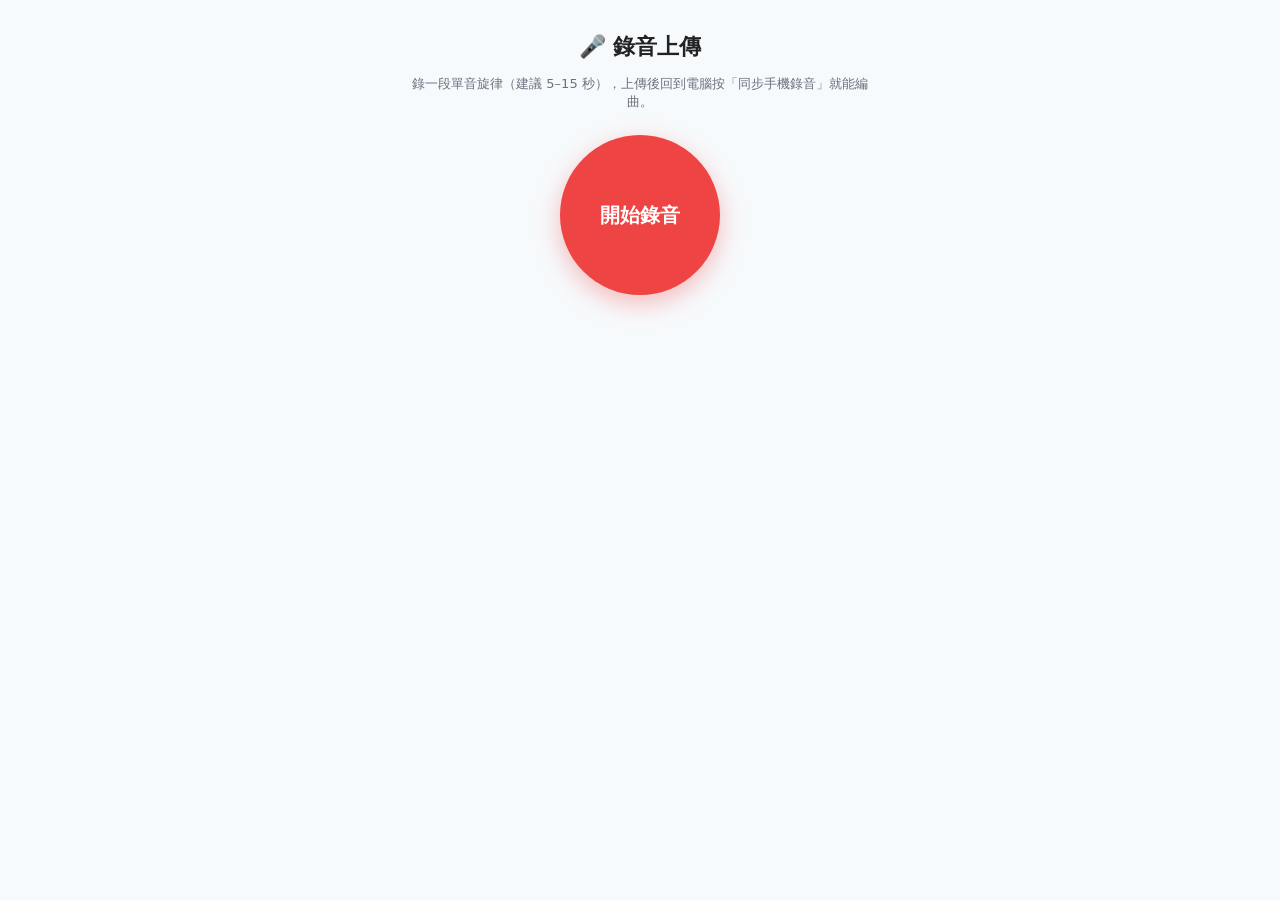
<file: app/frontend/record.html>
<!DOCTYPE html>
<html lang="zh-Hant">
<head>
  <meta charset="UTF-8" />
  <title>手機錄音上傳</title>
  <meta name="viewport" content="width=device-width, initial-scale=1, maximum-scale=1" />
  <link rel="icon" href="data:image/svg+xml,<svg xmlns='http://www.w3.org/2000/svg' viewBox='0 0 100 100'><text y='.9em' font-size='90'>🎤</text></svg>" />
  <style>
    body {
      font-family: system-ui, -apple-system, "PingFang TC", sans-serif;
      margin: 0;
      padding: 20px;
      background: #f7fafc;
      color: #222;
      display: flex;
      justify-content: center;
    }
    .container {
      width: 100%;
      max-width: 480px;
    }
    h1 {
      font-size: 22px;
      margin: 12px 0 4px;
      text-align: center;
    }
    .hint {
      font-size: 13px;
      color: #6b7280;
      text-align: center;
      margin-bottom: 24px;
    }
    .record-btn {
      display: block;
      width: 160px;
      height: 160px;
      margin: 24px auto;
      border-radius: 50%;
      border: none;
      font-size: 20px;
      font-weight: 600;
      color: white;
      background: #ef4444;
      box-shadow: 0 8px 24px rgba(239, 68, 68, 0.35);
      cursor: pointer;
      -webkit-tap-highlight-color: transparent;
    }
    .record-btn.recording {
      background: #991b1b;
      animation: pulse 1.2s infinite;
    }
    @keyframes pulse {
      0% { transform: scale(1); }
      50% { transform: scale(1.05); }
      100% { transform: scale(1); }
    }
    .actions {
      display: flex;
      gap: 12px;
      justify-content: center;
      margin: 16px 0;
    }
    .actions button {
      border-radius: 999px;
      border: none;
      padding: 14px 24px;
      font-size: 16px;
      font-weight: 500;
      cursor: pointer;
    }
    #uploadBtn { background: #2563eb; color: white; }
    #discardBtn { background: #e5e7eb; color: #111827; }
    .status {
      text-align: center;
      font-size: 15px;
      color: #374151;
      min-height: 24px;
      margin-top: 12px;
      white-space: pre-line;
    }
    audio { width: 100%; margin-top: 12px; }
    .done {
      text-align: center;
      font-size: 40px;
      margin-top: 8px;
    }
  </style>
</head>
<body>
  <div class="container">
    <h1>🎤 錄音上傳</h1>
    <p class="hint">錄一段單音旋律（建議 5–15 秒），上傳後回到電腦按「同步手機錄音」就能編曲。</p>

    <button id="recordBtn" class="record-btn">開始錄音</button>
    <div id="timer" class="status"></div>

    <audio id="preview" controls style="display:none;"></audio>

    <div class="actions" id="actionRow" style="display:none;">
      <button id="uploadBtn">⬆️ 上傳這段錄音</button>
      <button id="discardBtn">重錄</button>
    </div>

    <div id="doneMark" class="done" style="display:none;">✅</div>
    <div id="status" class="status"></div>
  </div>

  <script>
    const recordBtn = document.getElementById('recordBtn');
    const timerEl = document.getElementById('timer');
    const preview = document.getElementById('preview');
    const actionRow = document.getElementById('actionRow');
    const uploadBtn = document.getElementById('uploadBtn');
    const discardBtn = document.getElementById('discardBtn');
    const statusEl = document.getElementById('status');
    const doneMark = document.getElementById('doneMark');

    let audioContext = null;
    let sourceNode = null;
    let scriptNode = null;
    let mediaStreamRef = null;
    let buffers = [];
    let actualSampleRate = 44100;
    let recordedBlob = null;
    let timerInterval = null;
    let startTime = null;

    function setStatus(text) { statusEl.textContent = text || ''; }

    function encodeWAV(buffers, sampleRate) {
      const length = buffers.reduce((sum, b) => sum + b.length, 0);
      const pcm = new Float32Array(length);
      let offset = 0;
      for (const b of buffers) { pcm.set(b, offset); offset += b.length; }

      const buffer = new ArrayBuffer(44 + pcm.length * 2);
      const view = new DataView(buffer);
      const writeStr = (pos, s) => { for (let i = 0; i < s.length; i++) view.setUint8(pos + i, s.charCodeAt(i)); };

      writeStr(0, 'RIFF');
      view.setUint32(4, 36 + pcm.length * 2, true);
      writeStr(8, 'WAVE');
      writeStr(12, 'fmt ');
      view.setUint32(16, 16, true);
      view.setUint16(20, 1, true);       // PCM
      view.setUint16(22, 1, true);       // mono
      view.setUint32(24, sampleRate, true);
      view.setUint32(28, sampleRate * 2, true);
      view.setUint16(32, 2, true);
      view.setUint16(34, 16, true);
      writeStr(36, 'data');
      view.setUint32(40, pcm.length * 2, true);

      let p = 44;
      for (let i = 0; i < pcm.length; i++, p += 2) {
        const s = Math.max(-1, Math.min(1, pcm[i]));
        view.setInt16(p, s < 0 ? s * 0x8000 : s * 0x7fff, true);
      }
      return new Blob([view], { type: 'audio/wav' });
    }

    async function startRecording() {
      try {
        const stream = await navigator.mediaDevices.getUserMedia({ audio: true });
        mediaStreamRef = stream;
        audioContext = new (window.AudioContext || window.webkitAudioContext)();
        actualSampleRate = audioContext.sampleRate; // 手機常是 48000，必須用實際值
        sourceNode = audioContext.createMediaStreamSource(stream);
        scriptNode = audioContext.createScriptProcessor(4096, 1, 1);
        buffers = [];

        scriptNode.onaudioprocess = (e) => {
          buffers.push(new Float32Array(e.inputBuffer.getChannelData(0)));
        };
        sourceNode.connect(scriptNode);
        scriptNode.connect(audioContext.destination);

        recordBtn.textContent = '停止錄音';
        recordBtn.classList.add('recording');
        actionRow.style.display = 'none';
        preview.style.display = 'none';
        doneMark.style.display = 'none';
        setStatus('');

        startTime = Date.now();
        timerInterval = setInterval(() => {
          timerEl.textContent = '錄音中：' + ((Date.now() - startTime) / 1000).toFixed(1) + ' 秒';
        }, 100);
      } catch (err) {
        console.error(err);
        let msg = '無法使用麥克風：' + err.message;
        if (err.name === 'NotFoundError') msg = '找不到麥克風裝置。';
        else if (err.name === 'NotAllowedError') msg = '麥克風權限被拒絕，請在瀏覽器設定中允許。';
        setStatus(msg + '\n請確認已允許麥克風權限後重試。');
      }
    }

    async function stopRecording() {
      if (timerInterval) clearInterval(timerInterval);
      if (scriptNode) { scriptNode.disconnect(); scriptNode.onaudioprocess = null; scriptNode = null; }
      if (sourceNode) { sourceNode.disconnect(); sourceNode = null; }
      if (mediaStreamRef) { mediaStreamRef.getTracks().forEach(t => t.stop()); mediaStreamRef = null; }
      if (audioContext) { await audioContext.close(); audioContext = null; }

      recordedBlob = encodeWAV(buffers, actualSampleRate);
      buffers = [];

      preview.src = URL.createObjectURL(recordedBlob);
      preview.style.display = 'block';
      actionRow.style.display = 'flex';
      recordBtn.textContent = '重新開始錄音';
      recordBtn.classList.remove('recording');
      timerEl.textContent = '錄音完成，先試聽再上傳。';
    }

    recordBtn.addEventListener('click', () => {
      if (audioContext) stopRecording();
      else startRecording();
    });

    discardBtn.addEventListener('click', () => {
      recordedBlob = null;
      preview.src = '';
      preview.style.display = 'none';
      actionRow.style.display = 'none';
      timerEl.textContent = '';
      recordBtn.textContent = '開始錄音';
      setStatus('');
    });

    uploadBtn.addEventListener('click', async () => {
      if (!recordedBlob) return;
      uploadBtn.disabled = true;
      setStatus('上傳中…');
      try {
        const formData = new FormData();
        formData.append('file', new File([recordedBlob], 'recording.wav', { type: 'audio/wav' }));
        const res = await fetch('/recordings/upload', { method: 'POST', body: formData });
        if (!res.ok) throw new Error(await res.text());
        const data = await res.json();
        doneMark.style.display = 'block';
        setStatus('上傳成功：' + data.filename + '\n回到電腦端按「同步手機錄音」即可使用。');
        actionRow.style.display = 'none';
        recordBtn.textContent = '再錄一段';
      } catch (err) {
        console.error(err);
        setStatus('上傳失敗：' + err.message);
      } finally {
        uploadBtn.disabled = false;
      }
    });
  </script>
</body>
</html>
</file>
